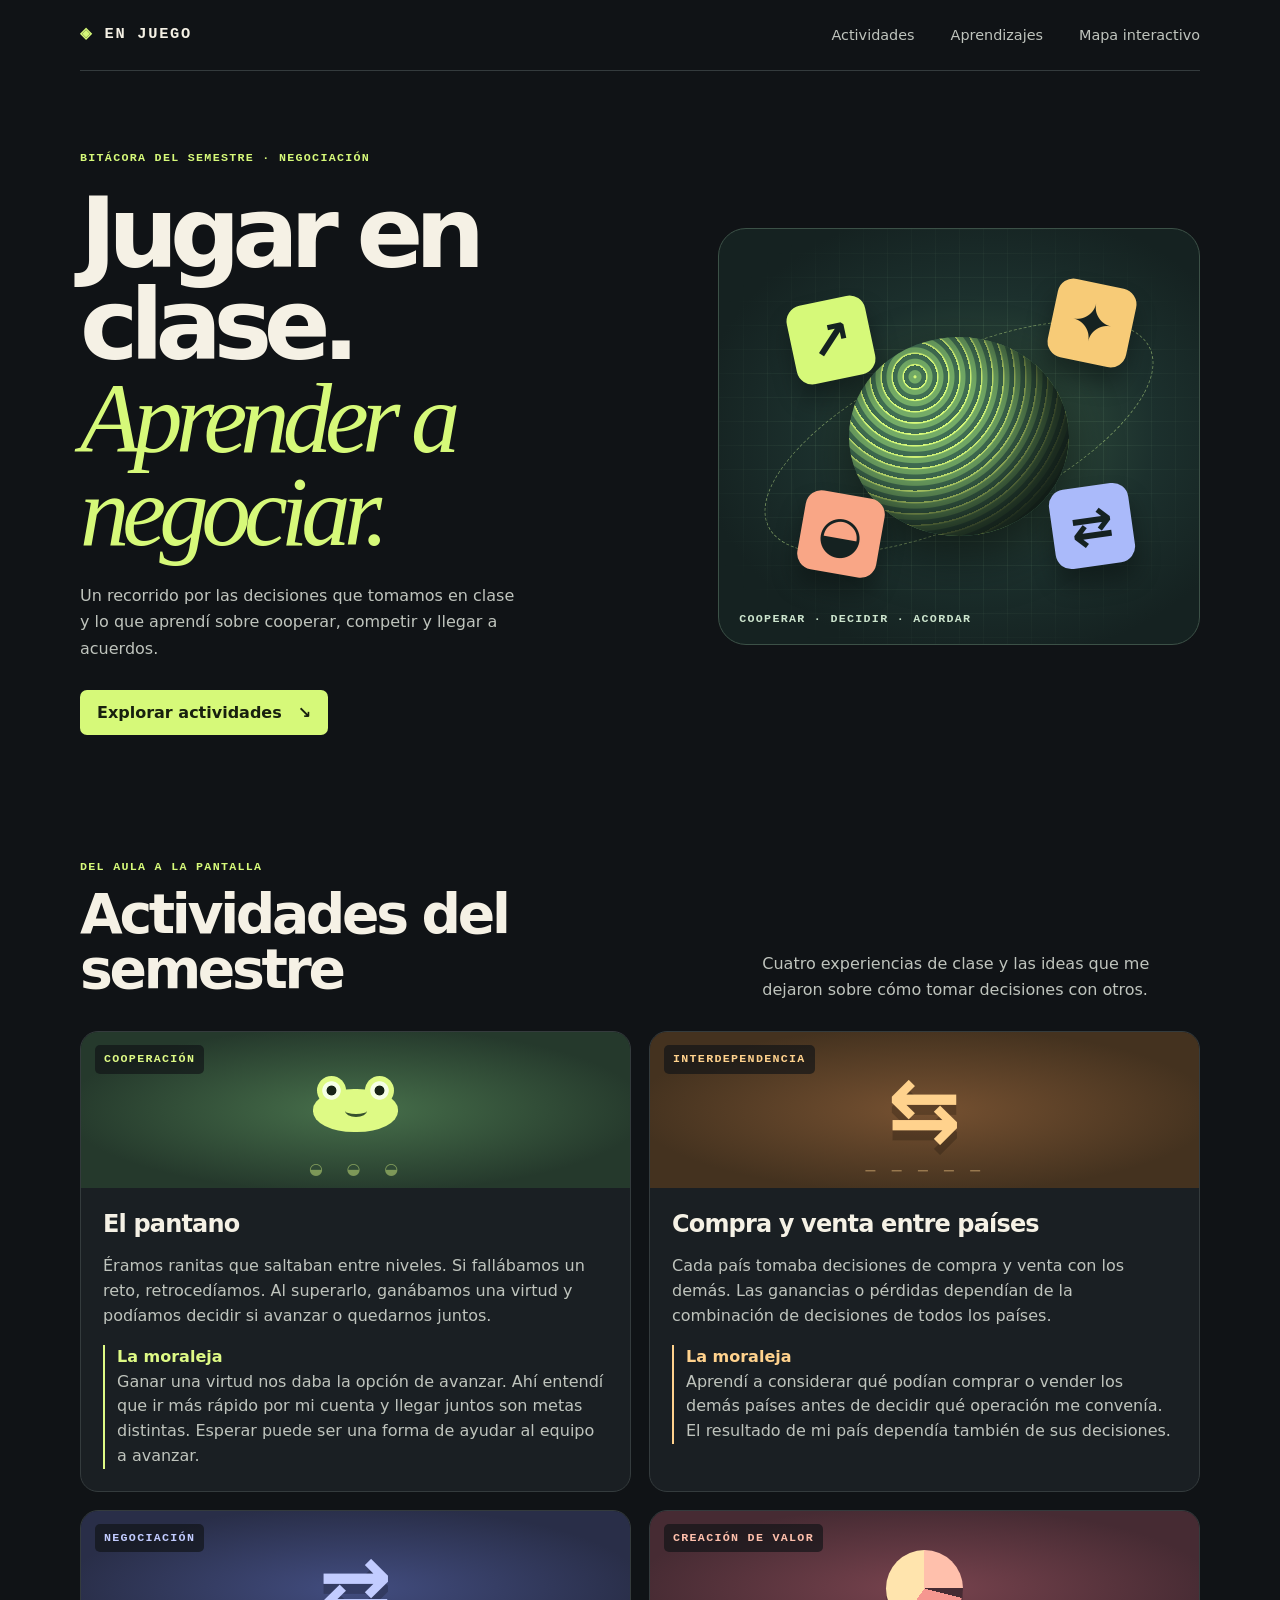
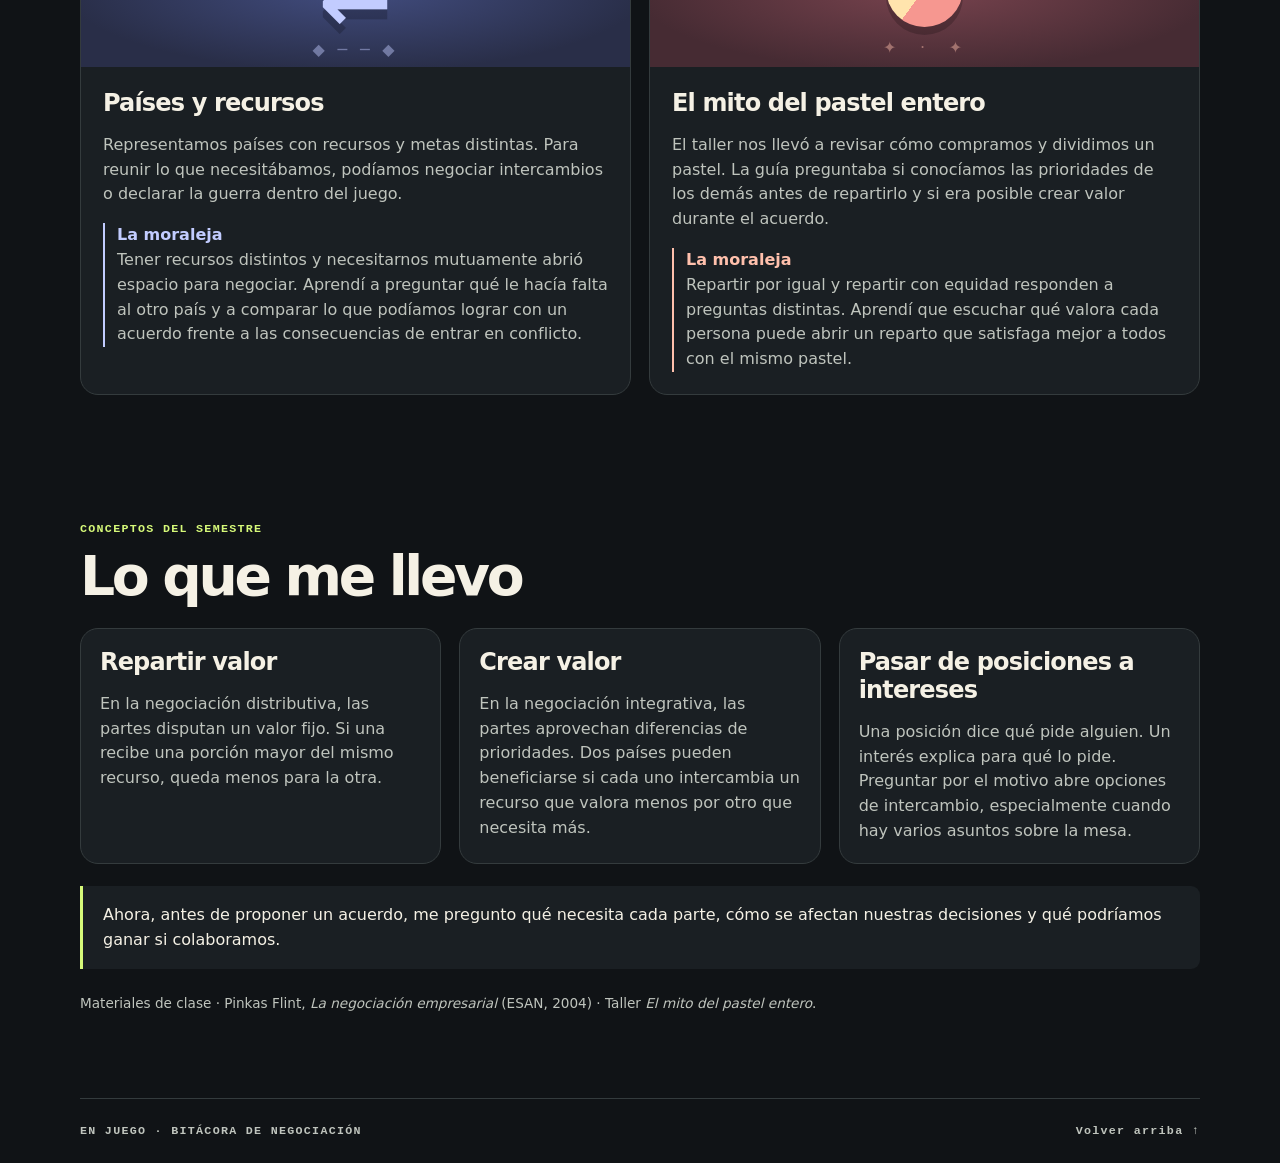
<file: site/index.html>
<!doctype html>
<html lang="es">
<head>
<meta charset="utf-8">
<meta name="viewport" content="width=device-width, initial-scale=1">
<meta name="description" content="Bitácora visual del semestre sobre cooperación, interdependencia y negociación.">
<title>En juego · Bitácora de negociación</title>
<link rel="stylesheet" href="assets/styles.css?v=comercio">

</head>
<body>
<a class="skip" href="#contenido">Saltar al contenido</a>
<header class="top wrap">
<a class="wordmark" href="#inicio"><span>◈</span> EN JUEGO</a>
<nav aria-label="Navegación principal"><a href="#actividades">Actividades</a><a href="#aprendizajes">Aprendizajes</a><a href="mapa.html">Mapa interactivo</a></nav>
</header>
<main id="contenido">
<section class="hero wrap" id="inicio">
<div>
<p class="eyebrow">BITÁCORA DEL SEMESTRE · NEGOCIACIÓN</p>
<h1>Jugar en clase.<br><em>Aprender a negociar.</em></h1>
<p class="intro">Un recorrido por las decisiones que tomamos en clase y lo que aprendí sobre cooperar, competir y llegar a acuerdos.</p>
<a class="button primary" href="#actividades">Explorar actividades <span aria-hidden="true">↘</span></a>
</div>
<div class="poster" aria-hidden="true"><div class="orbit"></div><div class="planet"></div><div class="tile tile-a">↗</div><div class="tile tile-b">✦</div><div class="tile tile-c">⇄</div><div class="tile tile-d">◒</div><span class="poster-label">COOPERAR · DECIDIR · ACORDAR</span></div>
</section>
<section class="wrap activities" id="actividades">
<div class="section-head"><div><p class="eyebrow">DEL AULA A LA PANTALLA</p><h2>Actividades del semestre</h2></div><p>Cuatro experiencias de clase y las ideas que me dejaron sobre cómo tomar decisiones con otros.</p></div>
<div class="grid">
<article class="card swamp">
<div class="scene"><span class="scene-tag">COOPERACIÓN</span><span aria-hidden="true" class="glyph frog">●<i></i></span><span aria-hidden="true" class="scene-deco">◒　◒　◒</span></div>
<div class="body"><h3>El pantano</h3><p>Éramos ranitas que saltaban entre niveles. Si fallábamos un reto, retrocedíamos. Al superarlo, ganábamos una virtud y podíamos decidir si avanzar o quedarnos juntos.</p><p class="reflection"><strong>La moraleja</strong> Ganar una virtud nos daba la opción de avanzar. Ahí entendí que ir más rápido por mi cuenta y llegar juntos son metas distintas. Esperar puede ser una forma de ayudar al equipo a avanzar.</p></div>
</article>
<article class="card trade">
<div class="scene"><span class="scene-tag">INTERDEPENDENCIA</span><span aria-hidden="true" class="glyph trade-symbol">⇆</span><span aria-hidden="true" class="scene-deco">− − − − −</span></div>
<div class="body"><h3>Compra y venta entre países</h3><p>Cada país tomaba decisiones de compra y venta con los demás. Las ganancias o pérdidas dependían de la combinación de decisiones de todos los países.</p><p class="reflection"><strong>La moraleja</strong> Aprendí a considerar qué podían comprar o vender los demás países antes de decidir qué operación me convenía. El resultado de mi país dependía también de sus decisiones.</p></div>
</article>
<article class="card countries">
<div class="scene"><span class="scene-tag">NEGOCIACIÓN</span><span aria-hidden="true" class="glyph">⇄</span><span aria-hidden="true" class="scene-deco">◆ ─ ─ ◆</span></div>
<div class="body"><h3>Países y recursos</h3><p>Representamos países con recursos y metas distintas. Para reunir lo que necesitábamos, podíamos negociar intercambios o declarar la guerra dentro del juego.</p><p class="reflection"><strong>La moraleja</strong> Tener recursos distintos y necesitarnos mutuamente abrió espacio para negociar. Aprendí a preguntar qué le hacía falta al otro país y a comparar lo que podíamos lograr con un acuerdo frente a las consecuencias de entrar en conflicto.</p></div>
</article>
<article class="card cake">
<div class="scene"><span class="scene-tag">CREACIÓN DE VALOR</span><span aria-hidden="true" class="glyph pie"></span><span aria-hidden="true" class="scene-deco">✦　·　✦</span></div>
<div class="body"><h3>El mito del pastel entero</h3><p>El taller nos llevó a revisar cómo compramos y dividimos un pastel. La guía preguntaba si conocíamos las prioridades de los demás antes de repartirlo y si era posible crear valor durante el acuerdo.</p><p class="reflection"><strong>La moraleja</strong> Repartir por igual y repartir con equidad responden a preguntas distintas. Aprendí que escuchar qué valora cada persona puede abrir un reparto que satisfaga mejor a todos con el mismo pastel.</p></div>
</article>
</div>
</section>
<section class="wrap lessons" id="aprendizajes">
<p class="eyebrow">CONCEPTOS DEL SEMESTRE</p><h2>Lo que me llevo</h2>
<div class="lesson-grid">
<article><h3>Repartir valor</h3><p>En la negociación distributiva, las partes disputan un valor fijo. Si una recibe una porción mayor del mismo recurso, queda menos para la otra.</p></article>
<article><h3>Crear valor</h3><p>En la negociación integrativa, las partes aprovechan diferencias de prioridades. Dos países pueden beneficiarse si cada uno intercambia un recurso que valora menos por otro que necesita más.</p></article>
<article><h3>Pasar de posiciones a intereses</h3><p>Una posición dice qué pide alguien. Un interés explica para qué lo pide. Preguntar por el motivo abre opciones de intercambio, especialmente cuando hay varios asuntos sobre la mesa.</p></article>
</div>
<p class="takeaway">Ahora, antes de proponer un acuerdo, me pregunto qué necesita cada parte, cómo se afectan nuestras decisiones y qué podríamos ganar si colaboramos.</p>
<p class="sources">Materiales de clase · Pinkas Flint, <cite>La negociación empresarial</cite> (ESAN, 2004) · Taller <cite>El mito del pastel entero</cite>.</p>
</section>
</main>
<footer class="wrap footer"><span>EN JUEGO · BITÁCORA DE NEGOCIACIÓN</span><a href="#inicio">Volver arriba ↑</a></footer>
</body>
</html>
</file>
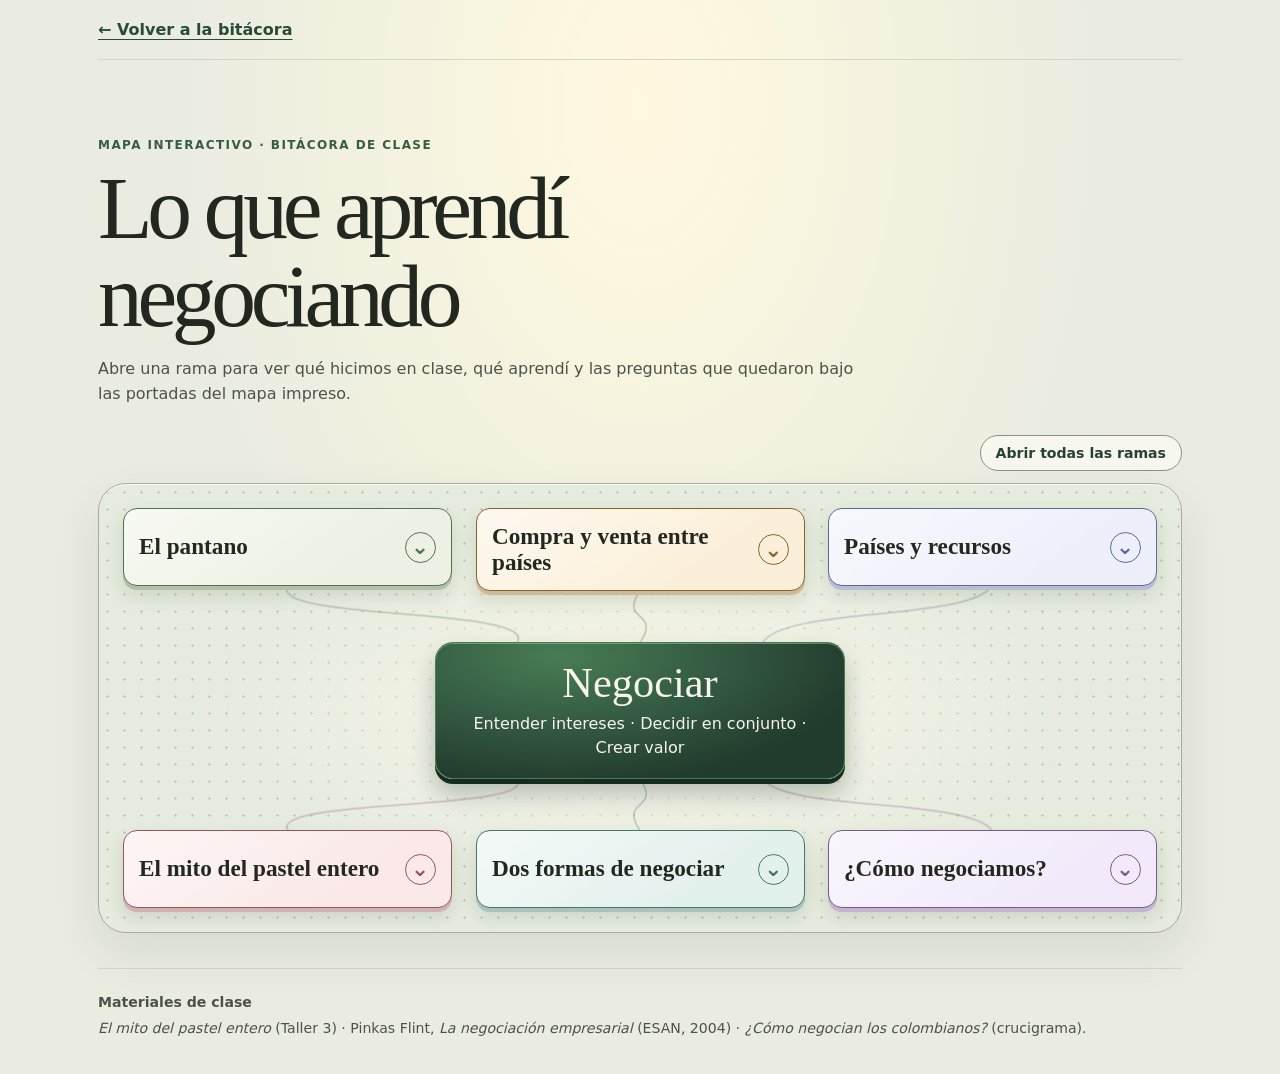
<file: site/mapa.html>
<!doctype html>
<html lang="es">
<head>
<meta charset="utf-8">
<meta name="viewport" content="width=device-width, initial-scale=1">
<meta name="description" content="Mapa interactivo con seis ramas sobre las actividades y los aprendizajes del semestre de negociación.">
<title>Lo que aprendí negociando · Mapa interactivo</title>
<style>
:root {
  color-scheme: light;
  font-family: system-ui, sans-serif;
  color: #222820;
  background: #f5f3e9;
}
* { box-sizing: border-box }
body { margin: 0 }
.shell { max-width: 1180px; margin: auto; padding: 0 clamp(16px, 4vw, 48px) }
a { color: #284b36; text-underline-offset: .23em }
a:focus-visible, summary:focus-visible { outline: 3px solid #386944; outline-offset: 4px }
header { border-bottom: 1px solid #d4d7c8; padding: 20px 0 }
header a { font-weight: 700 }
.intro { margin: clamp(32px, 7vw, 78px) 0 28px }
.eyebrow { color: #375b45; font-weight: 750; letter-spacing: .12em; font-size: .75rem; text-transform: uppercase }
h1 { font: 500 clamp(2.7rem, 7vw, 6rem)/.98 Georgia, serif; letter-spacing: -.06em; margin: 12px 0 }
.intro p:last-child, footer { color: #4b5348; line-height: 1.6 }
.map {
  display: grid;
  gap: 20px;
  grid-template-columns: repeat(3, minmax(0, 1fr));
  grid-template-areas: "a b c" "hub hub hub" "d e f";
  position: relative;
  align-items: start;
}
.hub { grid-area: hub; justify-self: center; text-align: center; color: #f8f6e8; background: #213b2d; border-radius: 18px; width: min(100%, 460px); padding: 19px; z-index: 1 }
.hub h2 { font: 500 clamp(1.75rem, 4vw, 2.65rem)/1 Georgia, serif; margin: 0 }
.hub p { margin: 8px 0 0; line-height: 1.45 }
.branch {
  --surface: #edf1e3;
  --edge: #50734b;
  background: var(--surface);
  border: 1px solid var(--edge);
  border-radius: 14px;
  position: relative;
}
.branch:nth-of-type(1) { grid-area: a }
.branch:nth-of-type(2) { grid-area: b; --surface: #fbefd9; --edge: #87632f }
.branch:nth-of-type(3) { grid-area: c; --surface: #edf0fa; --edge: #5d6997 }
.branch:nth-of-type(4) { grid-area: d; --surface: #fae9e8; --edge: #92565d }
.branch:nth-of-type(5) { grid-area: e; --surface: #e3f1ed; --edge: #4a7569 }
.branch:nth-of-type(6) { grid-area: f; --surface: #f2eafa; --edge: #785b8b }
summary { cursor: pointer }
.branch > summary { display: flex; align-items: center; justify-content: space-between; gap: 10px; min-height: 76px; padding: 15px; border-radius: 13px; font: 600 clamp(1.12rem, 2.3vw, 1.45rem)/1.1 Georgia, serif }
summary::-webkit-details-marker { display: none }
.branch > summary::after { content: "+"; color: var(--edge); font: 600 1.35rem/1 system-ui; flex: none }
.branch[open] > summary::after { content: "−" }
.branch > summary:hover { box-shadow: inset 0 0 0 2px var(--edge) }
.branch-body { padding: 0 15px 16px; line-height: 1.55 }
.branch-body h3 { font-size: .75rem; text-transform: uppercase; letter-spacing: .06em; margin: 12px 0 4px }
.branch-body p { margin: 0 }
.question { margin-top: 15px; background: #fff9; padding: 10px; border-radius: 8px }
.question summary { font-size: .87rem; font-weight: 700 }
.question p { padding-top: 8px }
footer { border-top: 1px solid #d4d7c8; margin-top: 35px; padding: 18px 0 30px; font-size: .88rem }
footer p { margin: 4px 0 }
@media(max-width: 730px) {
  .map { grid-template-columns: repeat(2, minmax(0, 1fr)); grid-template-areas: "hub hub" "a b" "c d" "e f" }
  .map::before { display: none }
}
@media(max-width: 440px) {
  .map { grid-template-columns: minmax(0, 1fr); grid-template-areas: "hub" "a" "b" "c" "d" "e" "f"; gap: 12px }
  .branch > summary { min-height: 57px }
}
@media(prefers-reduced-motion: reduce) { .branch[open] > .branch-body { animation: none } }
:root {
  background: radial-gradient(ellipse at 50% 10%, #fff9df, transparent 52%), #eaece0;
}
.intro { max-width: 760px }
.map::before { display: none }
.map {
  gap: clamp(28px, 4vw, 55px) 24px;
  isolation: isolate;
  padding: 24px;
  border: 1px solid #a6ad99;
  border-radius: 28px;
  background:
    radial-gradient(ellipse at 50% 50%, #f9f7e8, transparent 58%),
    radial-gradient(circle, #6d826350 1px, transparent 1.2px) 0 0 / 17px 17px,
    #e5ebdd;
  box-shadow: inset 0 1px 0 #fffc, 0 20px 48px #23342118;
}
.map-links { position: absolute; inset: 0; width: 100%; height: 100%; pointer-events: none }
.map-tools { display: flex; justify-content: flex-end; margin-bottom: 12px }
.map-tools button {
  font: 700 .88rem system-ui;
  background: #f8f7ed;
  color: #264031;
  border: 1px solid #84967e;
  border-radius: 99px;
  padding: 9px 15px;
  cursor: pointer;
}
.map-tools button:hover { background: #dbe8d3 }
button:focus-visible { outline: 3px solid #386944; outline-offset: 4px }
.hub {
  width: min(100%, 410px);
  background: radial-gradient(ellipse at 30% 10%, #487c56, #213b2d 76%);
  border: 1px solid #487c56;
  box-shadow: 0 5px 0 #142d20, 0 14px 25px #152d2046, inset 0 1px 0 #b6d5a670;
}
.branch {
  z-index: 1;
  transform: perspective(700px) rotateX(var(--tilt-x, 0deg)) rotateY(var(--tilt-y, 0deg));
  transform-origin: 50% 38px;
  background: linear-gradient(145deg, #fff9, transparent 70%), var(--surface);
  box-shadow: 0 4px 0 color-mix(in srgb, var(--edge) 38%, var(--surface)), 0 9px 18px #29442a22;
  transition: transform 210ms ease-out, box-shadow 280ms ease;
}
.branch:nth-of-type(3n + 1) { --swing: -5deg }
.branch:nth-of-type(3n + 2) { --swing: 3deg }
.branch:nth-of-type(3n) { --swing: 5deg }
.branch:hover, .branch:focus-within, .branch[open] {
  box-shadow: 0 5px 0 color-mix(in srgb, var(--edge) 55%, var(--surface)), 0 13px 22px #29442a36;
}
.branch > summary::after {
  display: grid;
  place-items: center;
  width: 29px;
  height: 29px;
  content: "⌄";
  border: 1px solid currentColor;
  border-radius: 50%;
  transition: transform 300ms cubic-bezier(.2,.75,.3,1.4);
}
.branch[open] > summary::after { content: "⌄"; transform: rotate(180deg) }
.branch[open] > .branch-body {
  transform-origin: 50% 0;
  animation: branch-swing 380ms cubic-bezier(.25,.65,.3,1) both;
}
@keyframes branch-swing {
  0% { opacity: 0; transform: perspective(650px) rotateX(-24deg) rotateZ(var(--swing)) scale(.95) }
  70% { opacity: 1; transform: perspective(650px) rotateX(3deg) rotateZ(0) scale(1) }
  100% { opacity: 1; transform: none }
}
.question[open] > p {
  transform-origin: left top;
  animation: branch-swing 340ms ease-out both;
}
@media (max-width: 730px) {
  .map { gap: 22px 15px; padding: 16px }
}
@media (max-width: 440px) {
  .map { padding-left: 26px }
}
@media (prefers-reduced-motion: reduce) {
  .branch, .branch > summary::after { transform: none; transition: none }
  .branch[open] > .branch-body, .question[open] > p { animation: none }
}

.map-tools[hidden] { display: none }
</style>
</head>
<body>
<div class="shell">
<header><a href="./">← Volver a la bitácora</a></header>
<main>
<section class="intro" aria-labelledby="titulo">
<p class="eyebrow">Mapa interactivo · Bitácora de clase</p>
<h1 id="titulo">Lo que aprendí negociando</h1>
<p>Abre una rama para ver qué hicimos en clase, qué aprendí y las preguntas que quedaron bajo las portadas del mapa impreso.</p>
</section>
<div class="map-tools" hidden><button type="button" aria-controls="ramas">Abrir todas las ramas</button></div>
<section id="ramas" class="map" aria-labelledby="centro">
<canvas class="map-links" aria-hidden="true"></canvas>
<div class="hub"><h2 id="centro">Negociar</h2><p>Entender intereses · Decidir en conjunto · Crear valor</p></div>
<details class="branch">
<summary>El pantano</summary>
<div class="branch-body">
<h3>Qué hicimos</h3><p>Un reto superado en equipo nos daba una virtud. Si fallábamos, retrocedíamos un nivel. Con la virtud podíamos decidir cómo avanzar y si seguíamos juntos.</p>
<h3>Qué aprendí</h3><p>Avanzar en grupo exige coordinar decisiones y tener en cuenta a quienes podrían quedarse atrás.</p>
<details class="question"><summary>Abrir la portada</summary><p>¿Avanzamos por separado o usamos la virtud para seguir juntos?</p></details>
</div>
</details>
<details class="branch">
<summary>Compra y venta entre países</summary>
<div class="branch-body">
<h3>Qué hicimos</h3><p>Cada país decidía qué comprar o vender a los demás. Las ganancias o pérdidas dependían de las decisiones de todos los países.</p>
<h3>Qué aprendí</h3><p>Aprendí a comparar escenarios de compra y venta antes de decidir, porque lo que gana o pierde mi país depende también de las decisiones de los demás.</p>
<details class="question"><summary>Abrir la portada</summary><p>¿Cómo cambiaría mi decisión de comprar o vender según lo que decidan los otros países?</p></details>
</div>
</details>
<details class="branch">
<summary>Países y recursos</summary>
<div class="branch-body">
<h3>Qué hicimos</h3><p>Representamos países con recursos distintos. Debíamos reunir los de nuestra meta mediante negociaciones o decisiones de guerra dentro del juego.</p>
<h3>Qué aprendí</h3><p>Aprendí a identificar qué necesitaba cada parte y a comparar un intercambio con el costo de romper la negociación.</p>
<details class="question"><summary>Abrir la portada</summary><p>¿Qué puedo ofrecer a cambio de un recurso que necesito?</p></details>
</div>
</details>
<details class="branch">
<summary>El mito del pastel entero</summary>
<div class="branch-body">
<h3>Qué hicimos</h3><p>El taller preguntaba cómo comprar y repartir el pastel, qué prefería cada persona y si una porción igual era una porción equitativa.</p>
<h3>Qué aprendí</h3><p>Preguntar por prioridades ayuda a encontrar repartos que respondan a necesidades distintas. Los ejercicios de los nueve puntos y el cuadrado pusieron a prueba mis supuestos.</p>
</div>
</details>
<details class="branch">
<summary>Dos formas de negociar</summary>
<div class="branch-body">
<h3>Qué trabajamos</h3><p>Pinkas Flint explica que una negociación puede combinar la distribución del valor disponible y la creación de valor mediante opciones de beneficio mutuo.</p>
<h3>Qué aprendí</h3><p>Aprendí a distinguir lo que alguien pide de lo que necesita, fijar mi límite y comparar el acuerdo con mi mejor alternativa.</p>
</div>
</details>
<details class="branch">
<summary>¿Cómo negociamos?</summary>
<div class="branch-body">
<h3>Qué trabajamos</h3><p>El crucigrama sobre Colombia plantea temas como el regateo, el poder, la preparación y los estilos regionales de negociación.</p>
<h3>Qué aprendí</h3><p>Conviene observar cómo negocia mi contraparte y preparar mis argumentos sin dar por hecho que todos negocian igual.</p>
</div>
</details>
</section>
</main>
<footer>
<p><strong>Materiales de clase</strong></p>
<p><cite>El mito del pastel entero</cite> (Taller 3) · Pinkas Flint, <cite>La negociación empresarial</cite> (ESAN, 2004) · <cite>¿Cómo negocian los colombianos?</cite> (crucigrama).</p>
</footer>
</div>
<script>
const map = document.querySelector('.map');
const hub = map.querySelector('.hub');
const canvas = map.querySelector('.map-links');
const context = canvas.getContext('2d');
const branches = Array.from(map.querySelectorAll('.branch'));
const toggleAll = document.querySelector('.map-tools button');
toggleAll.parentElement.hidden = false;
const motion = matchMedia('(prefers-reduced-motion: reduce)');
const desktop = matchMedia('(min-width: 731px)');
const finePointer = matchMedia('(hover: hover) and (pointer: fine)');
let active = null;
let frame = null;

function updateButton() {
  const allOpen = branches.every(branch => branch.open);
  toggleAll.textContent = allOpen ? 'Cerrar todas las ramas' : 'Abrir todas las ramas';
}

toggleAll.addEventListener('click', () => {
  const shouldOpen = branches.some(branch => !branch.open);
  for (const branch of branches) branch.open = shouldOpen;
  updateButton();
  scheduleDraw();
});

function scheduleDraw() {
  if (context && frame === null) frame = requestAnimationFrame(draw);
}

function draw(time) {
  frame = null;
  const bounds = map.getBoundingClientRect();
  const ratio = Math.min(window.devicePixelRatio || 1, 2);
  const width = Math.round(bounds.width * ratio);
  const height = Math.round(bounds.height * ratio);
  if (canvas.width !== width || canvas.height !== height) {
    canvas.width = width;
    canvas.height = height;
  }
  context.setTransform(ratio, 0, 0, ratio, 0, 0);
  context.clearRect(0, 0, bounds.width, bounds.height);

  const center = hub.getBoundingClientRect();
  for (const [index, branch] of branches.entries()) {
    const label = branch.querySelector('summary').getBoundingClientRect();
    const above = index < 3;
    const x0 = (desktop.matches
      ? center.left + center.width * (.2 + (index % 3) * .3)
      : center.left + 5) - bounds.left;
    const y0 = (desktop.matches ? (above ? center.top : center.bottom) : center.bottom) - bounds.top;
    const x3 = (desktop.matches ? label.left + label.width / 2 : label.left) - bounds.left;
    const y3 = (desktop.matches ? (above ? label.bottom : label.top) : label.top + label.height / 2) - bounds.top;
    const bend = (y3 - y0) * .63;
    const x1 = desktop.matches ? x0 + 22 : 11 + index * 1.6;
    const x2 = desktop.matches ? x3 - 22 : x1;
    const y1 = desktop.matches ? y0 + bend : y0 + 14;
    const y2 = desktop.matches ? y3 - bend : y3;
    const highlighted = branch === active || branch.open;

    context.beginPath();
    context.moveTo(x0, y0);
    context.bezierCurveTo(x1, y1, x2, y2, x3, y3);
    context.strokeStyle = getComputedStyle(branch).getPropertyValue('--edge').trim();
    context.globalAlpha = highlighted ? .88 : .34;
    context.lineWidth = highlighted ? 2.7 : 1.5;
    context.stroke();

    if (branch === active && !motion.matches) {
      const t = (time % 1650) / 1650;
      const u = 1 - t;
      const curve = (a, b, c, d) => u ** 3 * a + 3 * u ** 2 * t * b + 3 * u * t ** 2 * c + t ** 3 * d;
      context.beginPath();
      context.arc(curve(x0, x1, x2, x3), curve(y0, y1, y2, y3), 4, 0, 2 * Math.PI);
      context.fillStyle = context.strokeStyle;
      context.fill();
      scheduleDraw();
    }
  }
}

for (const branch of branches) {
  const label = branch.querySelector('summary');
  const highlight = () => { active = branch; scheduleDraw(); };
  const clear = () => {
    if (active === branch) active = null;
    branch.style.removeProperty('--tilt-x');
    branch.style.removeProperty('--tilt-y');
    scheduleDraw();
  };
  label.addEventListener('pointerenter', highlight);
  label.addEventListener('pointerleave', clear);
  label.addEventListener('focus', highlight);
  label.addEventListener('blur', clear);
  label.addEventListener('pointermove', event => {
    if (motion.matches || !finePointer.matches) return;
    const rect = label.getBoundingClientRect();
    branch.style.setProperty('--tilt-x', `${(0.5 - (event.clientY - rect.top) / rect.height) * 10}deg`);
    branch.style.setProperty('--tilt-y', `${((event.clientX - rect.left) / rect.width - 0.5) * 12}deg`);
  });
  branch.addEventListener('toggle', () => {
    updateButton();
    scheduleDraw();
  });
}

new ResizeObserver(scheduleDraw).observe(map);
motion.addEventListener('change', scheduleDraw);
updateButton();
scheduleDraw();
</script>
</body>
</html>
</file>
<file: site/assets/styles.css>
:root{color-scheme:dark;--bg:#101316;--panel:#1a1f23;--ink:#f5f1e5;--muted:#bfc4bd;--lime:#d6f979;--line:#343b3d;font-family:system-ui,sans-serif}
*{box-sizing:border-box}html{scroll-behavior:smooth}body{margin:0;background:var(--bg);color:var(--ink)}a{color:inherit;text-decoration:none}button,a{-webkit-tap-highlight-color:transparent}button{font:inherit;cursor:pointer}button:disabled{opacity:.48;cursor:default}:focus-visible{outline:3px solid var(--lime);outline-offset:4px}.wrap{width:min(1120px,calc(100% - 48px));margin-inline:auto}.skip{position:fixed;top:8px;left:8px;z-index:5;transform:translateY(-150%);padding:12px;background:var(--lime);color:var(--bg)}.skip:focus{transform:none}
.top,.footer{display:flex;align-items:center;justify-content:space-between;gap:16px;padding-block:24px;border-bottom:1px solid var(--line)}.top nav{display:flex;gap:clamp(12px,4vw,36px);font-size:.9rem;color:var(--muted)}.top a:hover,.footer a:hover{color:var(--lime)}.wordmark,.eyebrow,.scene-tag,.poster-label,.footer{font:700 .73rem/1.4 ui-monospace,monospace;letter-spacing:.11em}.wordmark{font-size:.96rem;white-space:nowrap}.wordmark span,.eyebrow{color:var(--lime)}
.hero{min-height:560px;display:grid;grid-template-columns:1.25fr 1fr;gap:36px;align-items:center;padding-block:68px}.hero h1{font-size:clamp(3.15rem,7.7vw,7.15rem);line-height:.94;letter-spacing:-.085em;margin:20px 0 24px}.hero em{font-family:Georgia,serif;font-weight:400;letter-spacing:-.07em;color:var(--lime)}.intro,.section-head>p{color:var(--muted);line-height:1.65;max-width:43ch}.button{display:inline-flex;align-items:center;justify-content:space-between;gap:16px;border:1px solid var(--line);border-radius:7px;padding:12px 16px;background:#22292c;color:var(--ink);font-weight:700}.primary{margin-top:12px;background:var(--lime);color:#18200e;border-color:transparent}.button:hover{filter:brightness(1.15)}
.poster{height:clamp(290px,38vw,417px);border-radius:28px;overflow:hidden;position:relative;isolation:isolate;background:radial-gradient(ellipse at 55% 49%,#385943,#1c302d 46%,#152221 77%);border:1px solid #3c5147}.poster::before{content:"";position:absolute;inset:0;background-image:linear-gradient(#b0e7af15 1px,transparent 1px),linear-gradient(90deg,#b0e7af15 1px,transparent 1px);background-size:24px 24px;mask-image:radial-gradient(ellipse,#000 38%,transparent 83%)}.planet{position:absolute;inset:26% 27%;border-radius:50%;background:repeating-radial-gradient(ellipse at 30% 20%,#d6f979 0 1px,#74ac67 2px 6px,#416f53 7px 11px);box-shadow:inset -35px -25px 56px #101a16,0 20px 50px #0008;animation:float 6s ease-in-out infinite}.orbit{position:absolute;inset:30% 6%;border:1px dashed #c5eb8d7d;border-radius:50%;transform:rotate(-25deg)}.tile{display:grid;place-items:center;position:absolute;width:clamp(49px,7vw,80px);aspect-ratio:1;border-radius:16px;background:var(--lime);color:#152221;font-size:clamp(1.8rem,4vw,3.6rem);font-weight:900;box-shadow:0 16px 24px #0005;animation:float 4s ease-in-out infinite;rotate:-12deg}.tile-a{top:17%;left:15%}.tile-b{top:13%;right:14%;background:#f7cb77;rotate:12deg;animation-delay:-1s}.tile-c{bottom:19%;right:14%;background:#aabafa;rotate:-8deg;animation-delay:-2s}.tile-d{bottom:17%;left:17%;background:#f9a686;rotate:10deg;animation-delay:-3s}.poster-label{position:absolute;bottom:17px;left:20px;color:#cce4cd}@keyframes float{50%{translate:0 -9px}}
.activities,.lessons{padding-block:44px 70px;scroll-margin-top:12px}.section-head{display:flex;justify-content:space-between;align-items:end;gap:24px;margin-bottom:24px}.section-head>p{margin:0 0 4px}h2{font-size:clamp(2rem,5vw,3.45rem);line-height:1;letter-spacing:-.06em;margin:10px 0}h3{margin:0;font-size:1.5rem;letter-spacing:-.035em}.grid,.lesson-grid{display:grid;grid-template-columns:repeat(2,minmax(0,1fr));gap:18px}.card,.lesson-grid article{overflow:hidden;border:1px solid var(--line);border-radius:18px;background:var(--panel)}.card{display:flex;flex-direction:column}.scene{height:156px;position:relative;display:grid;place-items:center;background:radial-gradient(ellipse at center,var(--glow),transparent 75%),var(--scene);overflow:hidden}.swamp{--scene:#25392c;--glow:#47704b;--accent:#defa85}.trade{--scene:#44321f;--glow:#765131;--accent:#ffd28d}.countries{--scene:#292e48;--glow:#424d80;--accent:#c2ccff}.cake{--scene:#462b33;--glow:#78434e;--accent:#ffc0ac}.scene-tag{position:absolute;top:13px;left:14px;color:var(--accent);background:#101316a8;padding:6px 9px;border-radius:5px}.glyph{position:relative;z-index:1;color:var(--accent);font-size:5.5rem;font-weight:900;line-height:1;animation:float 5s ease-in-out infinite;text-shadow:0 10px 0 #0003}.scene-deco{position:absolute;bottom:8px;color:var(--accent);opacity:.45;letter-spacing:.24em}.frog{font-size:0;width:85px;height:43px;background:var(--accent);border-radius:48%}.frog::before,.frog::after{content:"";position:absolute;top:-13px;width:29px;height:29px;background:radial-gradient(circle,#172417 22%,#f5ffe6 26% 43%,var(--accent) 47%);border-radius:50%}.frog::before{left:4px}.frog::after{right:4px}.frog i{position:absolute;top:16px;left:32px;width:22px;height:12px;border-bottom:3px solid #36502e;border-radius:50%}.pie{width:77px;aspect-ratio:1;border-radius:50%;background:conic-gradient(var(--accent) 0 25%,#462b33 25% 29%,#f69790 29% 60%,#ffe4ad 60% 100%);box-shadow:0 8px 0 #0003}
.body{padding:22px;display:flex;flex-direction:column;align-items:start;flex:1}.body p,.lesson-grid p,.sources{color:var(--muted);line-height:1.55}.reflection{border-left:2px solid var(--accent);padding-left:12px;margin:0 0 20px}.reflection strong{display:block;color:var(--accent)}.lesson-grid{grid-template-columns:repeat(3,minmax(0,1fr));margin-top:24px}.lesson-grid article{padding:19px}.lesson-grid p{margin-bottom:0}.sources{font-size:.85rem;margin-top:24px}.footer{border-top:1px solid var(--line);border-bottom:0;color:var(--muted)}
@media(max-width:740px){.hero,.section-head{display:block}.hero{padding-block:48px}.poster{margin-top:32px}.section-head>p{margin-top:14px}.lesson-grid{grid-template-columns:1fr}}@media(max-width:530px){.wrap{width:calc(100% - 28px)}.grid{grid-template-columns:1fr}.top nav{font-size:.78rem}.footer{font-size:.63rem}}
@media(prefers-reduced-motion:reduce){*,*::before,*::after{animation:none!important;scroll-behavior:auto!important}}

.takeaway{border-left:3px solid var(--lime);background:var(--panel);padding:16px 20px;border-radius:0 9px 9px 0;margin:22px 0;line-height:1.6}.reflection{margin-bottom:0}.frog{animation:hop 4s ease-in-out infinite}@keyframes hop{0%,65%,100%{transform:translateY(0) rotate(0)}80%{transform:translateY(-15px) rotate(-9deg)}}
.trade .glyph{animation:cruise 5s ease-in-out infinite}@keyframes cruise{0%,100%{transform:translateX(-12px)}50%{transform:translateX(12px)}}
@media (max-width: 530px) {
  .top nav { flex-wrap: wrap; justify-content: flex-end; row-gap: 8px }
}
</file>
